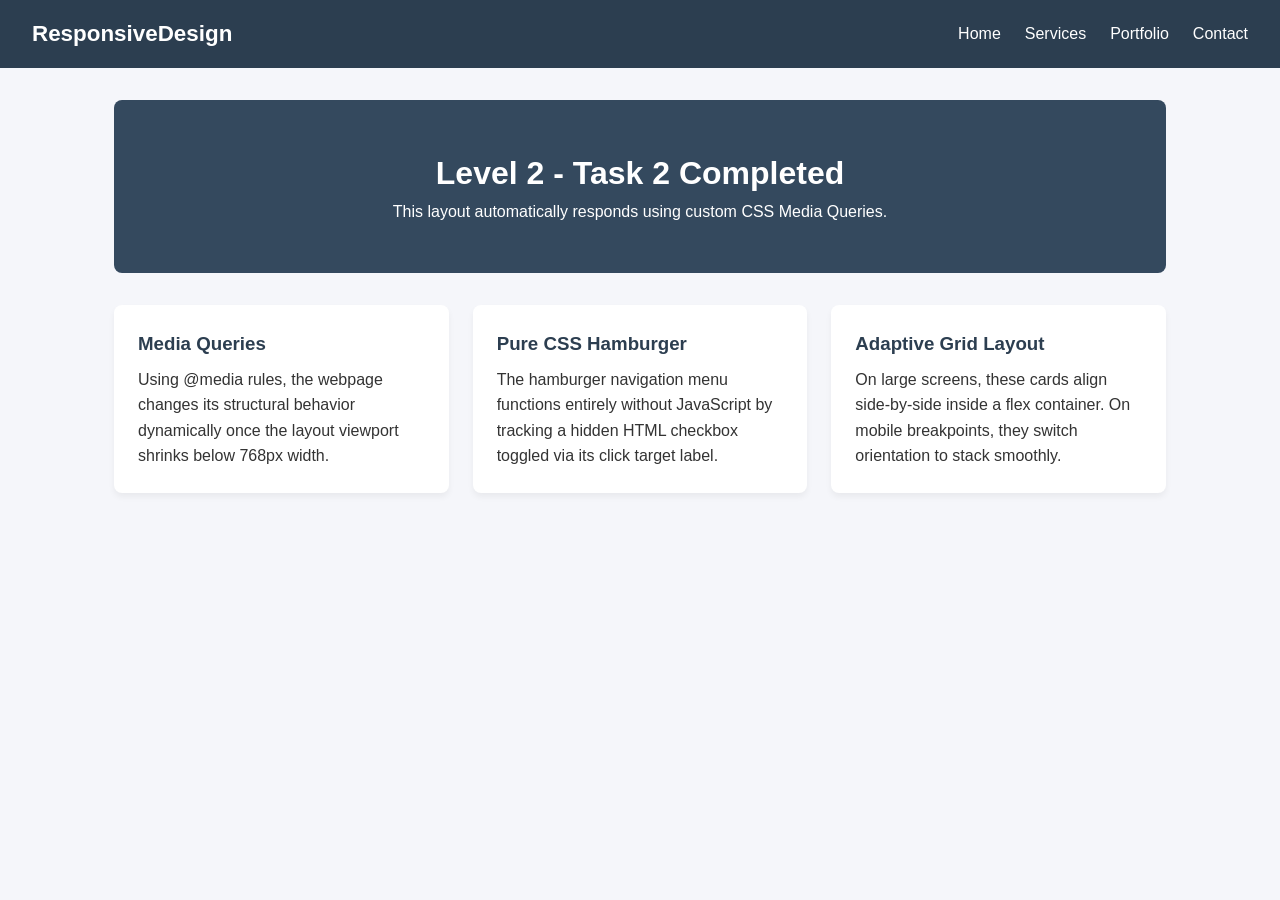
<file: level2_task2.html>
<!DOCTYPE html>
<html lang="en">
<head>
    <meta charset="UTF-8">
    <meta name="viewport" content="width=device-width, initial-scale=1.0">
    <title>Level 2 - Task 2: Responsive Design & Hamburger Menu</title>
    <style>
        /* --- Base & Reset Styles --- */
        * {
            margin: 0;
            padding: 0;
            box-sizing: border-box;
            font-family: 'Segoe UI', Tahoma, Geneva, Verdana, sans-serif;
        }

        body {
            background-color: #f5f6fa;
            color: #333;
            line-height: 1.6;
        }

        /* --- Requirement 2: Navbar & Hamburger Menu Layout --- */
        .navbar {
            display: flex;
            justify-content: space-between;
            align-items: center;
            background-color: #2c3e50;
            padding: 1rem 2rem;
            color: white;
            position: sticky;
            top: 0;
            z-index: 100;
        }

        .logo {
            font-size: 1.4rem;
            font-weight: bold;
        }

        .nav-links {
            display: flex;
            list-style: none;
            gap: 1.5rem;
        }

        .nav-links a {
            color: white;
            text-decoration: none;
            font-weight: 500;
            transition: color 0.3s;
        }

        .nav-links a:hover {
            color: #e67e22;
        }

        /* Pure CSS Hamburger Toggle Hidden by Default (Desktop) */
        .menu-toggle {
            display: none;
            flex-direction: column;
            gap: 5px;
            cursor: pointer;
        }

        .menu-toggle span {
            background-color: white;
            height: 3px;
            width: 25px;
            border-radius: 2px;
        }

        /* Hidden checkbox helper to handle click toggling without JavaScript */
        #menu-checkbox {
            display: none;
        }

        /* --- Content Layout Styles --- */
        .container {
            max-width: 1100px;
            margin: 2rem auto;
            padding: 0 1.5rem;
        }

        .hero-section {
            background-color: #34495e;
            color: white;
            padding: 3rem 2rem;
            border-radius: 8px;
            text-align: center;
            margin-bottom: 2rem;
        }

        /* Flexbox row for content cards */
        .main-grid {
            display: flex;
            gap: 1.5rem;
        }

        .card {
            background: white;
            flex: 1;
            padding: 1.5rem;
            border-radius: 8px;
            box-shadow: 0 4px 6px rgba(0,0,0,0.05);
        }

        .card h3 {
            margin-bottom: 0.5rem;
            color: #2c3e50;
        }


        /* ======================================================= */
        /* --- Requirement 1: CSS Media Queries for Mobile (< 768px) --- */
        /* ======================================================= */
        @media screen and (max-width: 768px) {
            
            /* 1. Show the hamburger lines icon */
            .menu-toggle {
                display: flex;
            }

            /* 2. Hide navigation options off-screen and set vertical styling */
            .nav-links {
                display: none;
                flex-direction: column;
                width: 100%;
                background-color: #2c3e50;
                position: absolute;
                top: 100%;
                left: 0;
                padding: 1rem 2rem;
                gap: 1rem;
                border-top: 1px solid #34495e;
            }

            /* 3. Pure CSS Magic: When checkbox is checked, display the mobile menu drawer */
            #menu-checkbox:checked ~ .nav-links {
                display: flex;
            }

            /* 4. Responsive Grid Layout Change: Make horizontal sections stack vertically */
            .main-grid {
                flex-direction: column;
            }
            
            .hero-section {
                padding: 2rem 1rem;
            }
        }
    </style>
</head>
<body>

    <nav class="navbar">
        <div class="logo">ResponsiveDesign</div>
        
        <input type="checkbox" id="menu-checkbox">
        <label for="menu-checkbox" class="menu-toggle">
            <span></span>
            <span></span>
            <span></span>
        </label>

        <ul class="nav-links">
            <li><a href="#">Home</a></li>
            <li><a href="#">Services</a></li>
            <li><a href="#">Portfolio</a></li>
            <li><a href="#">Contact</a></li>
        </ul>
    </nav>

    <div class="container">
        
        <header class="hero-section">
            <h1>Level 2 - Task 2 Completed</h1>
            <p>This layout automatically responds using custom CSS Media Queries.</p>
        </header>

        <main class="main-grid">
            <div class="card">
                <h3>Media Queries</h3>
                <p>Using <code>@media</code> rules, the webpage changes its structural behavior dynamically once the layout viewport shrinks below 768px width.</p>
            </div>
            <div class="card">
                <h3>Pure CSS Hamburger</h3>
                <p>The hamburger navigation menu functions entirely without JavaScript by tracking a hidden HTML checkbox toggled via its click target label.</p>
            </div>
            <div class="card">
                <h3>Adaptive Grid Layout</h3>
                <p>On large screens, these cards align side-by-side inside a flex container. On mobile breakpoints, they switch orientation to stack smoothly.</p>
            </div>
        </main>

    </div>

</body>
</html>
</file>
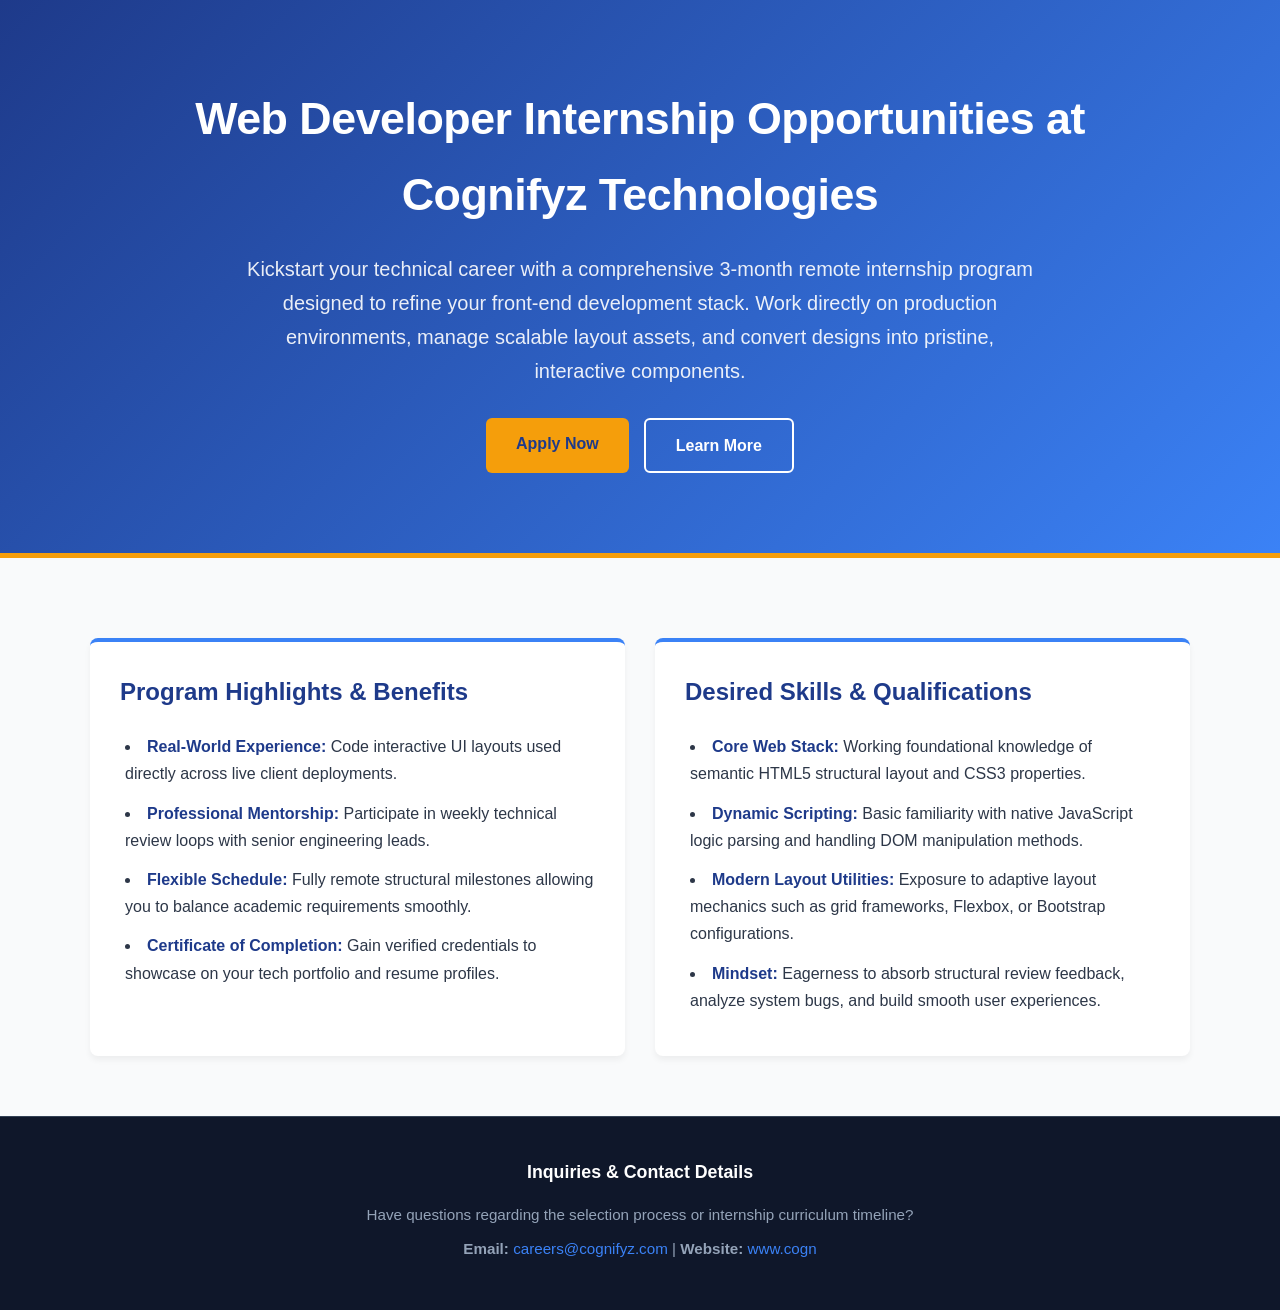
<file: level3_task2.html>
<!DOCTYPE html>
<html lang="en">
<head>
    <meta charset="UTF-8">
    <meta name="viewport" content="width=device-width, initial-scale=1.0">
    <title>Web Developer Internship Landing Page</title>
    <style>
        /* --- Base & Design System Styling --- */
        * {
            margin: 0;
            padding: 0;
            box-sizing: border-box;
            font-family: 'Segoe UI', Tahoma, Geneva, Verdana, sans-serif;
        }

        body {
            background-color: #f9fafb;
            color: #2d3748;
            line-height: 1.7;
        }

        .container {
            max-width: 1100px;
            margin: 0 auto;
            padding: 0 20px;
        }

        /* --- Header / Hero Section --- */
        .hero {
            background: linear-gradient(135deg, #1e3a8a 0%, #3b82f6 100%);
            color: white;
            padding: 80px 20px;
            text-align: center;
            border-bottom: 5px solid #f59e0b;
        }

        /* Requirement: Clear Headline */
        .hero h1 {
            font-size: 2.8rem;
            font-weight: 800;
            margin-bottom: 20px;
            letter-spacing: -0.5px;
        }

        /* Requirement: Brief Introduction */
        .hero p {
            font-size: 1.25rem;
            max-width: 800px;
            margin: 0 auto 30px auto;
            opacity: 0.9;
        }

        /* Requirement: Call-to-action (CTA) Buttons */
        .cta-container {
            display: flex;
            justify-content: center;
            gap: 15px;
        }

        .btn {
            display: inline-block;
            padding: 12px 30px;
            font-size: 1rem;
            font-weight: 600;
            text-decoration: none;
            border-radius: 6px;
            transition: all 0.3s ease;
        }

        .btn-primary {
            background-color: #f59e0b;
            color: #1e3a8a;
        }

        .btn-primary:hover {
            background-color: #d97706;
            color: white;
        }

        .btn-secondary {
            background-color: transparent;
            color: white;
            border: 2px solid white;
        }

        .btn-secondary:hover {
            background-color: white;
            color: #1e3a8a;
        }

        /* --- Main Content Sections --- */
        .section-padding {
            padding: 60px 0;
        }

        .grid-layout {
            display: flex;
            gap: 30px;
            margin-top: 20px;
        }

        @media (max-width: 768px) {
            .grid-layout {
                flex-direction: column;
            }
        }

        /* Requirement: Highlights & Qualifications Layout */
        .content-card {
            background: white;
            flex: 1;
            padding: 30px;
            border-radius: 8px;
            box-shadow: 0 4px 6px rgba(0, 0, 0, 0.05);
            border-top: 4px solid #3b82f6;
        }

        .content-card h2 {
            color: #1e3a8a;
            margin-bottom: 20px;
            font-size: 1.5rem;
        }

        ul {
            list-style-position: inside;
            margin-left: 5px;
        }

        li {
            margin-bottom: 12px;
        }

        li strong {
            color: #1e3a8a;
        }

        /* Requirement: Contact Information Footer */
        .footer {
            background-color: #0f172a;
            color: #94a3b8;
            padding: 40px 20px;
            text-align: center;
            font-size: 0.95rem;
            border-top: 1px solid #334155;
        }

        .footer h3 {
            color: white;
            margin-bottom: 15px;
        }

        .footer p {
            margin-bottom: 8px;
        }

        .footer a {
            color: #3b82f6;
            text-decoration: none;
        }

        .footer a:hover {
            text-decoration: underline;
        }
    </style>
</head>
<body>

    <header class="hero">
        <div class="container">
            <h1>Web Developer Internship Opportunities at Cognifyz Technologies</h1>
            <p>Kickstart your technical career with a comprehensive 3-month remote internship program designed to refine your front-end development stack. Work directly on production environments, manage scalable layout assets, and convert designs into pristine, interactive components.</p>
            
            <div class="cta-container">
                <a href="#apply" class="btn btn-primary" onclick="alert('Redirecting to Application Form...')">Apply Now</a>
                <a href="#details" class="btn btn-secondary">Learn More</a>
            </div>
        </div>
    </header>

    <main id="details" class="container section-padding">
        <div class="grid-layout">
            
            <section class="content-card">
                <h2>Program Highlights & Benefits</h2>
                <ul>
                    <li><strong>Real-World Experience:</strong> Code interactive UI layouts used directly across live client deployments.</li>
                    <li><strong>Professional Mentorship:</strong> Participate in weekly technical review loops with senior engineering leads.</li>
                    <li><strong>Flexible Schedule:</strong> Fully remote structural milestones allowing you to balance academic requirements smoothly.</li>
                    <li><strong>Certificate of Completion:</strong> Gain verified credentials to showcase on your tech portfolio and resume profiles.</li>
                </ul>
            </section>

            <section class="content-card">
                <h2>Desired Skills & Qualifications</h2>
                <ul>
                    <li><strong>Core Web Stack:</strong> Working foundational knowledge of semantic HTML5 structural layout and CSS3 properties.</li>
                    <li><strong>Dynamic Scripting:</strong> Basic familiarity with native JavaScript logic parsing and handling DOM manipulation methods.</li>
                    <li><strong>Modern Layout Utilities:</strong> Exposure to adaptive layout mechanics such as grid frameworks, Flexbox, or Bootstrap configurations.</li>
                    <li><strong>Mindset:</strong> Eagerness to absorb structural review feedback, analyze system bugs, and build smooth user experiences.</li>
                </ul>
            </section>

        </div>
    </main>

    <footer class="footer">
        <div class="container">
            <h3>Inquiries & Contact Details</h3>
            <p>Have questions regarding the selection process or internship curriculum timeline?</p>
            <p><strong>Email:</strong> <a href="mailto:careers@cognifyz.com">careers@cognifyz.com</a> | <strong>Website:</strong> <a href="https://cognifyz.com" target="_blank">www.cogn
</file>
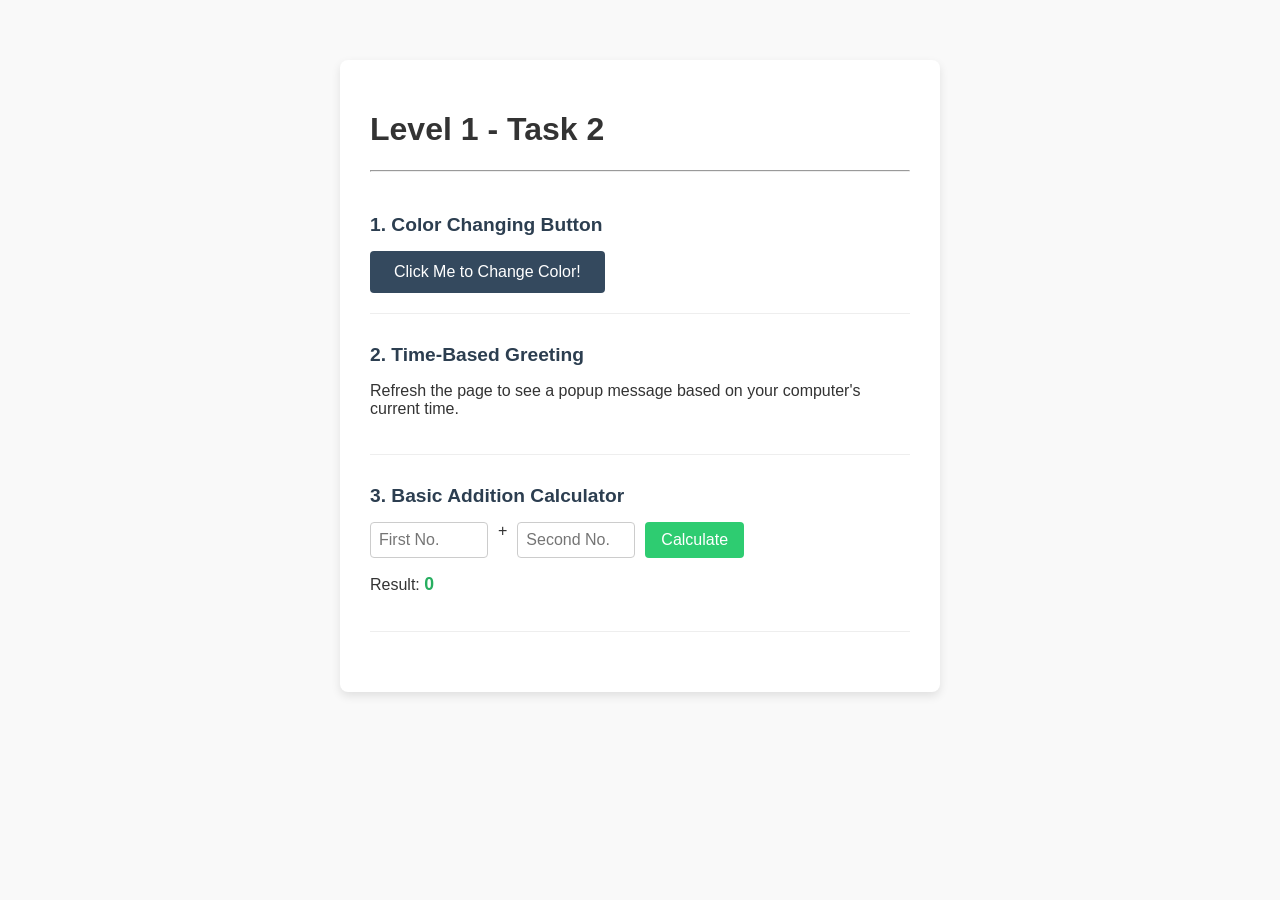
<file: Task2.html>
<!DOCTYPE html>
<html lang="en">
<head>
    <meta charset="UTF-8">
    <meta name="viewport" content="width=device-width, initial-scale=1.0">
    <title>Level 1 - Task 2 (JavaScript)</title>
    <style>
        /* Simple styling to make the webpage look clean */
        body {
            font-family: Arial, sans-serif;
            background-color: #f9f9f9;
            color: #333;
            max-width: 600px;
            margin: 40px auto;
            padding: 20px;
        }
        .container {
            background: white;
            padding: 30px;
            border-radius: 8px;
            box-shadow: 0 4px 10px rgba(0,0,0,0.1);
        }
        section {
            margin-bottom: 30px;
            padding-bottom: 20px;
            border-bottom: 1px solid #eee;
        }
        h2 {
            color: #2c3e50;
            font-size: 1.2rem;
            margin-bottom: 15px;
        }
        /* Color Changing Button Style */
        #colorBtn {
            padding: 12px 24px;
            font-size: 1rem;
            background-color: #34495e;
            color: white;
            border: none;
            border-radius: 4px;
            cursor: pointer;
            transition: background-color 0.2s;
        }
        /* Calculator Input Styles */
        .calc-inputs {
            display: flex;
            gap: 10px;
            margin-bottom: 15px;
        }
        input[type="number"] {
            padding: 8px;
            width: 100px;
            border: 1px solid #ccc;
            border-radius: 4px;
            font-size: 1rem;
        }
        .calc-btn {
            padding: 8px 16px;
            background-color: #2ecc71;
            color: white;
            border: none;
            border-radius: 4px;
            cursor: pointer;
            font-size: 1rem;
        }
        .calc-btn:hover {
            background-color: #27ae60;
        }
        #resultDisplay {
            font-weight: bold;
            font-size: 1.1rem;
            color: #27ae60;
        }
    </style>
</head>
<body>

    <div class="container">
        <h1>Level 1 - Task 2</h1>
        <hr><br>

        <section>
            <h2>1. Color Changing Button</h2>
            <button id="colorBtn">Click Me to Change Color!</button>
        </section>

        <section>
            <h2>2. Time-Based Greeting</h2>
            <p>Refresh the page to see a popup message based on your computer's current time.</p>
        </section>

        <section>
            <h2>3. Basic Addition Calculator</h2>
            <div class="calc-inputs">
                <input type="number" id="num1" placeholder="First No.">
                <span>+</span>
                <input type="number" id="num2" placeholder="Second No.">
                <button class="calc-btn" onclick="addNumbers()">Calculate</button>
            </div>
            <p>Result: <span id="resultDisplay">0</span></p>
        </section>
    </div>

    <script>
        // --- 1. Color Changing Button Logic ---
        const colorBtn = document.getElementById('colorBtn');
        
        colorBtn.addEventListener('click', function() {
            // Generates a random hex color code (e.g., #3498db)
            const randomColor = '#' + Math.floor(Math.random()*16777215).toString(16);
            colorBtn.style.backgroundColor = randomColor;
        });

        // --- 2. Time-Based Greeting Logic ---
        // Runs automatically when the webpage loads
        window.onload = function() {
            const currentHour = new Date().getHours();
            let greeting = "";

            if (currentHour < 12) {
                greeting = "Good morning!";
            } else if (currentHour < 18) {
                greeting = "Good afternoon!";
            } else {
                greeting = "Good evening!";
            }

            alert(greeting + " Welcome to my interactive webpage.");
        };

        // --- 3. Calculator Logic ---
        function addNumbers() {
            // Get values from the inputs, converting strings to floats (decimal numbers)
            const number1 = parseFloat(document.getElementById('num1').value) || 0;
            const number2 = parseFloat(document.getElementById('num2').value) || 0;
            
            // Perform addition
            const sum = number1 + number2;
            
            // Display the result on the webpage
            document.getElementById('resultDisplay').textContent = sum;
        }
    </script>

</body>
</html>
</file>
